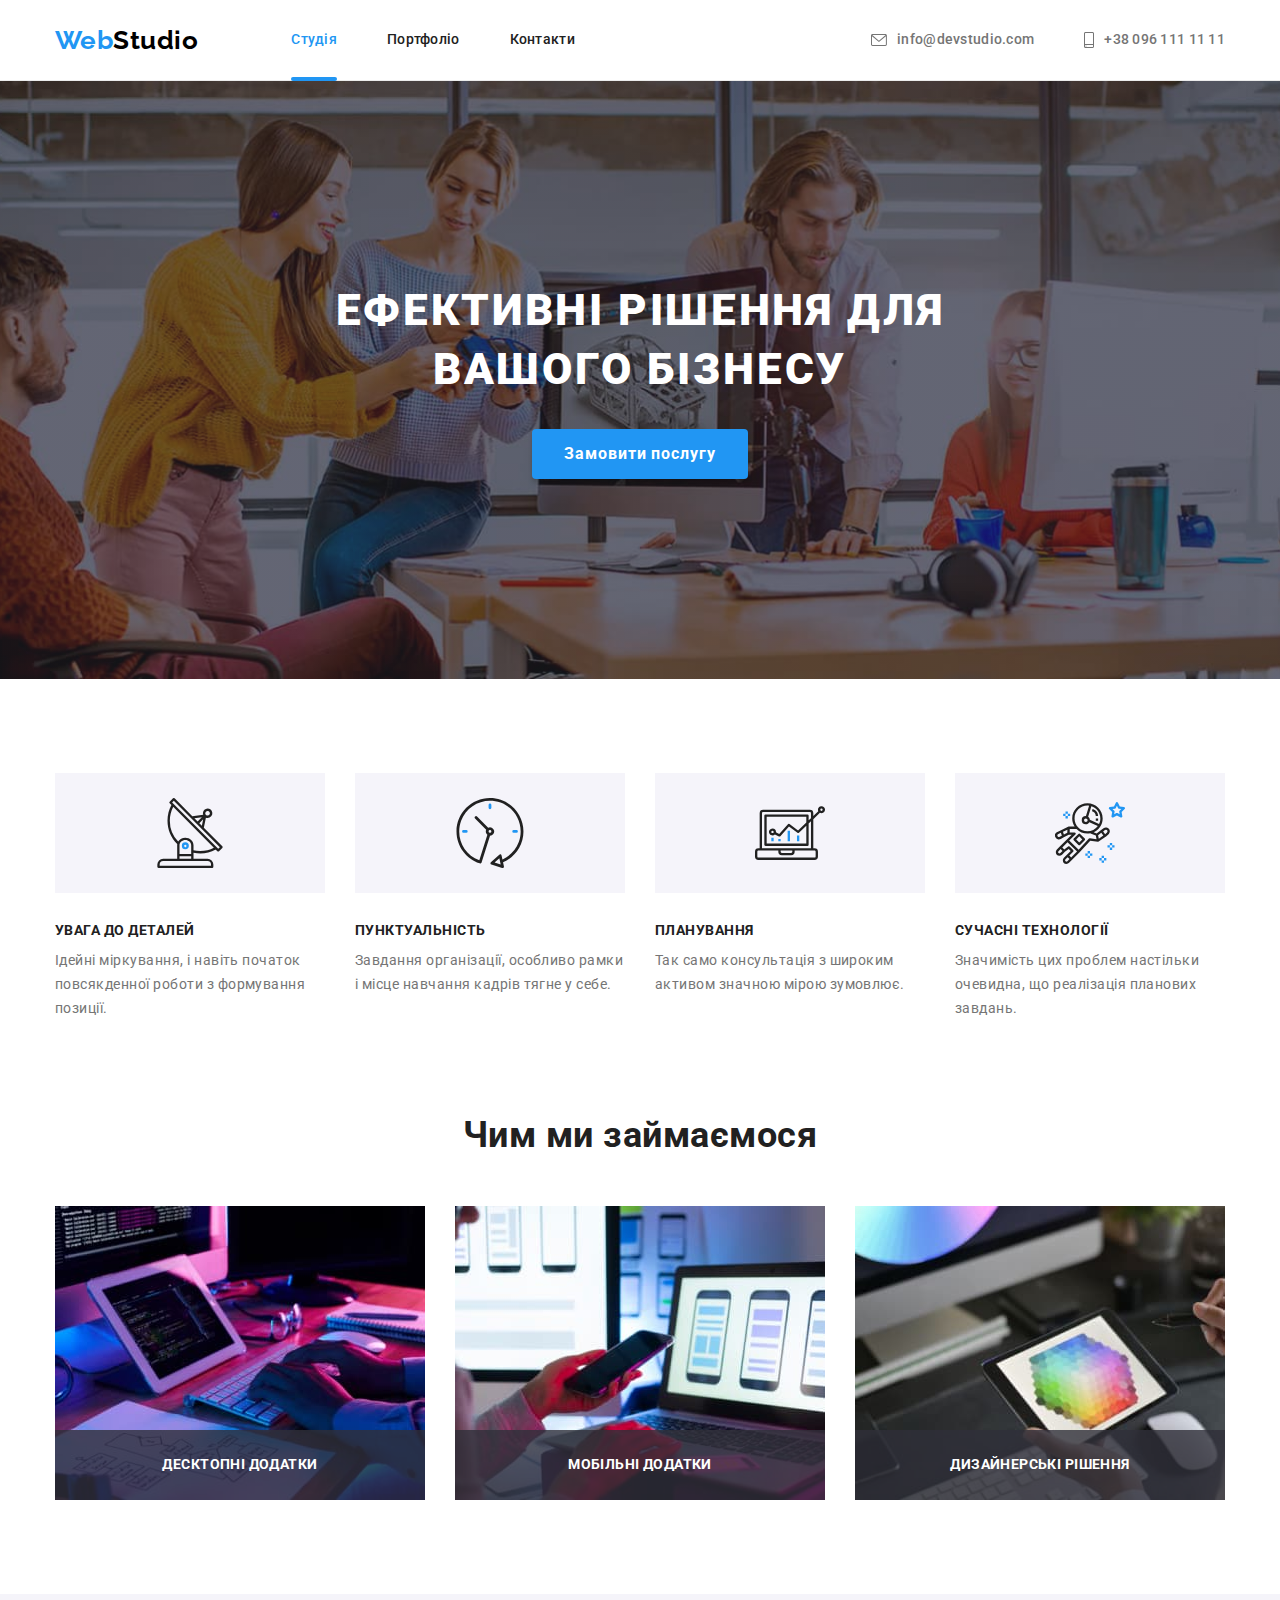
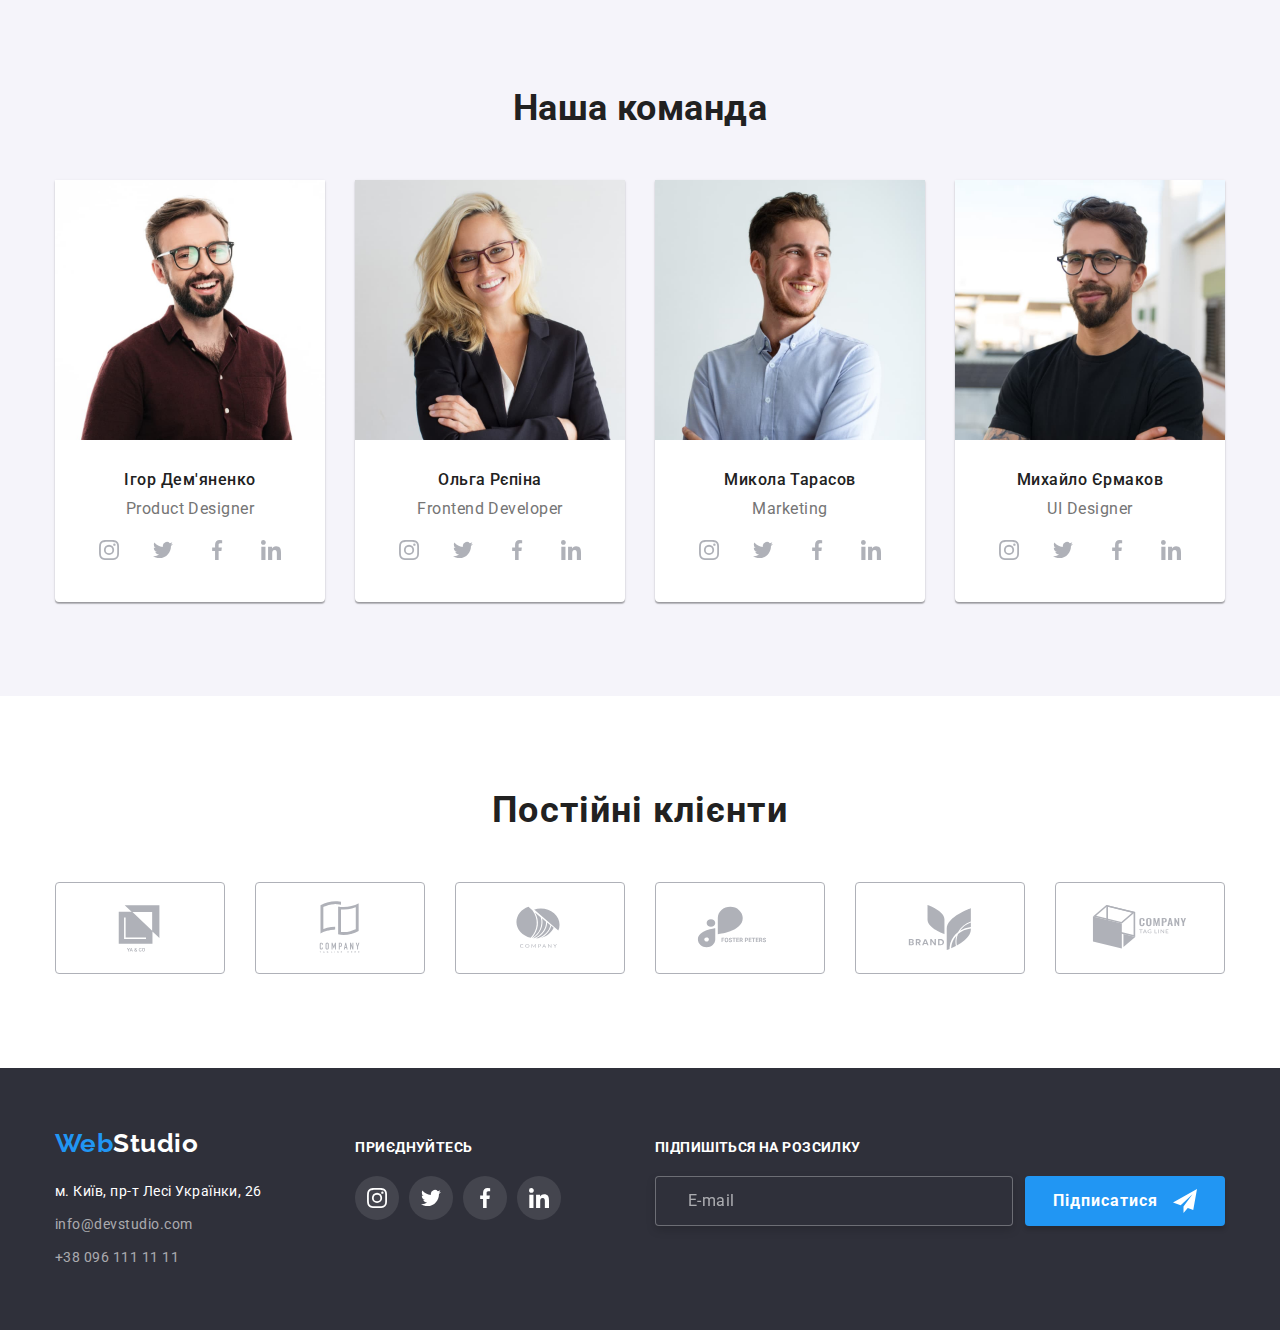
<file: index.html>
<!DOCTYPE html>
<html lang="uk">
  <head>
    <meta charset="UTF-8" />
    <meta http-equiv="X-UA-Compatible" content="IE=edge" />
    <meta
      name="viewport"
      content="width=device-width, initial-scale=1.0" />
    <title>WebStudio</title>
    <link rel="preconnect" href="https://fonts.googleapis.com" />
    <link
      rel="preconnect"
      href="https://fonts.gstatic.com"
      crossorigin />
    <link
      href="https://fonts.googleapis.com/css2?family=Raleway:wght@700&family=Roboto:wght@400;500;700;900&display=swap"
      rel="stylesheet" />
    <link
      rel="stylesheet"
      href="https://cdn.jsdelivr.net/npm/modern-normalize@1.1.0/modern-normalize.min.css" />
    <link rel="stylesheet" href="./css/reset.css" />
    <link rel="stylesheet" href="./css/styles.css" />
  </head>

  <body>
    <header class="header">
      <div class="container head">
        <a href="./index.html" class="link-logo link">
          <span class="logo">Web</span>Studio</a
        >
        <nav class="nav">
          <ul class="navigation">
            <li class="nav-list">
              <a
                href="./index.html"
                class="link nav-link active-page">
                Студія
              </a>
            </li>
            <li class="nav-list">
              <a href="./portfolio.html" class="link nav-link">
                Портфоліо
              </a>
            </li>
            <li class="nav-list">
              <a href="" class="link nav-link"> Контакти</a>
            </li>
          </ul>
        </nav>
        <ul class="list-style header-contacts">
          <li class="contact">
            <a href="mailto:info@devstudio.com" class="link-header"
              ><svg class="icon-header" width="16" height="12">
                <use href="./images/icons.svg#icon-envelope"></use>
              </svg>
              info@devstudio.com
            </a>
          </li>
          <li class="contact">
            <a href="tel:+380961111111" class="link-header"
              ><svg class="icon-header" width="10" height="16">
                <use href="./images/icons.svg#icon-smartphone"></use>
              </svg>
              +38 096 111 11 11</a
            >
          </li>
        </ul>
      </div>
    </header>
    <main>
      <!--blok-hero -->
      <section class="hero">
        <div class="container">
          <h1 class="hero-title">
            Ефективні рішення для вашого бізнесу
          </h1>
          <button data-modal-open class="button" type="button">
            Замовити послугу
          </button>
        </div>
      </section>
      <!--section1-->
      <section class="section">
        <div class="container">
          <h2 class="title visually-hidden">Наші особливості</h2>
          <ul class="list-style first-section">
            <li class="benefits">
              <div class="benefits-icon">
                <svg class="icon" width="70" height="70">
                  <use href="./images/icons.svg#icon-antenna"></use>
                </svg>
              </div>
              <h3 class="titles">УВАГА ДО ДЕТАЛЕЙ</h3>
              <p class="text">
                Ідейні міркування, і навіть початок повсякденної
                роботи з формування позиції.
              </p>
            </li>
            <li class="benefits">
              <div class="benefits-icon">
                <svg class="icon" width="70" height="70">
                  <use href="./images/icons.svg#icon-clock"></use>
                </svg>
              </div>
              <h3 class="titles">ПУНКТУАЛЬНІСТЬ</h3>
              <p class="text">
                Завдання організації, особливо рамки і місце навчання
                кадрів тягне у себе.
              </p>
            </li>
            <li class="benefits">
              <div class="benefits-icon">
                <svg class="icon" width="70" height="70">
                  <use href="./images/icons.svg#icon-diagram"></use>
                </svg>
              </div>
              <h3 class="titles">ПЛАНУВАННЯ</h3>
              <p class="text">
                Так само консультація з широким активом значною мірою
                зумовлює.
              </p>
            </li>
            <li class="benefits">
              <div class="benefits-icon">
                <svg class="icon" width="70" height="70">
                  <use href="./images/icons.svg#icon-astronaut"></use>
                </svg>
              </div>
              <h3 class="titles">СУЧАСНІ ТЕХНОЛОГІЇ</h3>
              <p class="text">
                Значимість цих проблем настільки очевидна, що
                реалізація планових завдань.
              </p>
            </li>
          </ul>
        </div>
      </section>
      <!--section2-->
      <section class="about section">
        <div class="container">
          <h2 class="title">Чим ми займаємося</h2>
          <ul class="list-style photo-cards">
            <li>
              <div class="images-about">
                <img
                  src="./images/img-1.jpg"
                  alt="зображеня-1"
                  width="370"
                  height="294" />
                <p class="text-about">Десктопні додатки</p>
              </div>
            </li>
            <li>
              <div class="images-about">
                <img
                  src="./images/img-2.jpg"
                  alt="зображеня-2"
                  width="370"
                  height="294" />
                <p class="text-about">Мобільні додатки</p>
              </div>
            </li>
            <li>
              <div class="images-about">
                <img
                  src="./images/img-3.jpg"
                  alt="зображеня-3"
                  width="370"
                  height="294" />
                <p class="text-about">Дизайнерські рішення</p>
              </div>
            </li>
          </ul>
        </div>
      </section>
      <!--section3-->
      <section class="backgrond section section">
        <div class="container team">
          <h2 class="title">Наша команда</h2>
          <ul class="list-style teams-card">
            <li class="team-elements">
              <img
                src="./images/igor.jpg"
                alt="igor"
                width="270"
                height="260" />
              <div class="internal">
                <h3 class="titles-team">Ігор Дем'яненко</h3>
                <p lang="en" class="profession">Product Designer</p>
                <ul class="list-style team-contact">
                  <li class="icons-team">
                    <a class="team-link" href="">
                      <svg class="svg-team" width="20" height="20">
                        <use
                          href="./images/icons.svg#icon-instagram"></use>
                      </svg>
                    </a>
                  </li>
                  <li class="icons-team">
                    <a class="team-link" href="">
                      <svg class="svg-team" width="20" height="20">
                        <use
                          href="./images/icons.svg#icon-twitter"></use>
                      </svg>
                    </a>
                  </li>
                  <li class="icons-team">
                    <a class="team-link" href="">
                      <svg class="svg-team" width="20" height="20">
                        <use
                          href="./images/icons.svg#icon-facebook"></use>
                      </svg>
                    </a>
                  </li>
                  <li class="icons-team">
                    <a class="team-link" href="">
                      <svg class="svg-team" width="20" height="20">
                        <use
                          href="./images/icons.svg#icon-linkedin"></use>
                      </svg>
                    </a>
                  </li>
                </ul>
              </div>
            </li>
            <li class="team-elements">
              <img
                src="./images/olga.jpg"
                alt="olga"
                width="270"
                height="260" />
              <div class="internal">
                <h3 class="titles-team">Ольга Рєпіна</h3>
                <p lang="en" class="profession">Frontend Developer</p>
                <ul class="list-style team-contact">
                  <li class="icons-team">
                    <a class="team-link" href="">
                      <svg class="svg-team" width="20" height="20">
                        <use
                          href="./images/icons.svg#icon-instagram"></use>
                      </svg>
                    </a>
                  </li>
                  <li class="icons-team">
                    <a class="team-link" href="">
                      <svg class="svg-team" width="20" height="20">
                        <use
                          href="./images/icons.svg#icon-twitter"></use>
                      </svg>
                    </a>
                  </li>
                  <li class="icons-team">
                    <a class="team-link" href="">
                      <svg class="svg-team" width="20" height="20">
                        <use
                          href="./images/icons.svg#icon-facebook"></use>
                      </svg>
                    </a>
                  </li>
                  <li class="icons-team">
                    <a class="team-link" href="">
                      <svg class="svg-team" width="20" height="20">
                        <use
                          href="./images/icons.svg#icon-linkedin"></use>
                      </svg>
                    </a>
                  </li>
                </ul>
              </div>
            </li>
            <li class="team-elements">
              <img
                src="./images/mykola.jpg"
                alt="mykola"
                width="270"
                height="260" />
              <div class="internal">
                <h3 class="titles-team">Микола Тарасов</h3>
                <p lang="en" class="profession">Marketing</p>
                <ul class="list-style team-contact">
                  <li class="icons-team">
                    <a class="team-link" href="">
                      <svg class="svg-team" width="20" height="20">
                        <use
                          href="./images/icons.svg#icon-instagram"></use>
                      </svg>
                    </a>
                  </li>
                  <li class="icons-team">
                    <a class="team-link" href="">
                      <svg class="svg-team" width="20" height="20">
                        <use
                          href="./images/icons.svg#icon-twitter"></use>
                      </svg>
                    </a>
                  </li>
                  <li class="icons-team">
                    <a class="team-link" href="">
                      <svg class="svg-team" width="20" height="20">
                        <use
                          href="./images/icons.svg#icon-facebook"></use>
                      </svg>
                    </a>
                  </li>
                  <li class="icons-team">
                    <a class="team-link" href="">
                      <svg class="svg-team" width="20" height="20">
                        <use
                          href="./images/icons.svg#icon-linkedin"></use>
                      </svg>
                    </a>
                  </li>
                </ul>
              </div>
            </li>
            <li class="team-elements">
              <img
                src="./images/myhailo.jpg"
                alt="myhailo"
                width="270"
                height="260" />
              <div class="internal">
                <h3 class="titles-team">Михайло Єрмаков</h3>
                <p lang="en" class="profession">UI Designer</p>
                <ul class="list-style team-contact">
                  <li class="icons-team">
                    <a class="team-link" href="">
                      <svg class="svg-team" width="20" height="20">
                        <use
                          href="./images/icons.svg#icon-instagram"></use>
                      </svg>
                    </a>
                  </li>
                  <li class="icons-team">
                    <a class="team-link" href="">
                      <svg class="svg-team" width="20" height="20">
                        <use
                          href="./images/icons.svg#icon-twitter"></use>
                      </svg>
                    </a>
                  </li>
                  <li class="icons-team">
                    <a class="team-link" href="">
                      <svg class="svg-team" width="20" height="20">
                        <use
                          href="./images/icons.svg#icon-facebook"></use>
                      </svg>
                    </a>
                  </li>
                  <li class="icons-team">
                    <a class="team-link" href="">
                      <svg class="svg-team" width="20" height="20">
                        <use
                          href="./images/icons.svg#icon-linkedin"></use>
                      </svg>
                    </a>
                  </li>
                </ul>
              </div>
            </li>
          </ul>
        </div>
      </section>

      <section class="clients section">
        <div class="container">
          <h3 class="client">Постійні клієнти</h3>
          <ul class="list-style icons-client">
            <li class="icon-client">
              <a href="" class="link link-client">
                <svg class="icon-clients" width="106" height="60">
                  <use href="./images/icons.svg#icon-client1"></use>
                </svg>
              </a>
            </li>
            <li class="icon-client">
              <a href="" class="link link-client">
                <svg class="icon-clients" width="106" height="60">
                  <use href="./images/icons.svg#icon-client2"></use>
                </svg>
              </a>
            </li>
            <li class="icon-client">
              <a href="" class="link link-client">
                <svg class="icon-clients" width="106" height="60">
                  <use href="./images/icons.svg#icon-client3"></use>
                </svg>
              </a>
            </li>
            <li class="icon-client">
              <a href="" class="link link-client">
                <svg class="icon-clients" width="106" height="60">
                  <use href="./images/icons.svg#icon-client4"></use>
                </svg>
              </a>
            </li>
            <li class="icon-client">
              <a href="" class="link link-client">
                <svg class="icon-clients" width="106" height="60">
                  <use href="./images/icons.svg#icon-client5"></use>
                </svg>
              </a>
            </li>
            <li class="icon-client">
              <a href="" class="link link-client">
                <svg class="icon-clients" width="106" height="60">
                  <use href="./images/icons.svg#icon-client6"></use>
                </svg>
              </a>
            </li>
          </ul>
        </div>
      </section>
    </main>
    <footer class="footer">
      <div class="container">
        <div class="style-footer">
          <div>
            <a href="./index.html" class="footer-link link">
              <span class="logo"> Web</span>Studio</a
            >
            <address class="address">
              <ul class="footer-styles">
                <li class="footer-links">
                  <a
                    class="address-link"
                    href="https://goo.gl/maps/CPtrU1FHBa2aNyZL9"
                    target="_blank"
                    rel="noopener noreferrer nofollow"
                    class="link"
                    >м. Київ, пр-т Лесі Українки, 26</a
                  >
                </li>
                <li class="footer-links">
                  <a
                    href="mailto:info@devstudio.com"
                    class="mailto-link link"
                    >info@devstudio.com</a
                  >
                </li>
                <li class="footer-links">
                  <a href="tel:+380961111111" class="tel-link link"
                    >+38 096 111 11 11</a
                  >
                </li>
              </ul>
            </address>
          </div>

          <div class="join-style">
            <h3 class="join-in">Приєднуйтесь</h3>
            <ul class="list-style join-contact">
              <li class="icons-footer">
                <a class="join-link" href="">
                  <svg class="footer-icon" width="20" height="20">
                    <use
                      href="./images/icons.svg#icon-instagram"></use>
                  </svg>
                </a>
              </li>
              <li class="icons-footer">
                <a class="join-link" href="">
                  <svg class="footer-icon" width="20" height="20">
                    <use href="./images/icons.svg#icon-twitter"></use>
                  </svg>
                </a>
              </li>
              <li class="icons-footer">
                <a class="join-link" href="">
                  <svg class="footer-icon" width="20" height="20">
                    <use
                      href="./images/icons.svg#icon-facebook"></use>
                  </svg>
                </a>
              </li>
              <li class="icons-footer">
                <a class="join-link" href="">
                  <svg class="footer-icon" width="20" height="20">
                    <use
                      href="./images/icons.svg#icon-linkedin"></use>
                  </svg>
                </a>
              </li>
            </ul>
          </div>

          <form class="footer-form-container">
            <p class="title-form-footer">Підпишіться на розсилку</p>
            <div class="input-footer">
              <label>
                <input
                  type="email"
                  name="email"
                  placeholder="E-mail"
                  class="footer-form"
                  required />
              </label>
              <button type="submit" class="footer-button">
                Підписатися
                <svg width="24" height="24" class="icon-form-footer">
                  <use href="./images/icons.svg#icon-icon-send"></use>
                </svg>
              </button>
            </div>
          </form>
        </div>
      </div>
    </footer>
    <div data-modal class="backdrop is-hidden">
      <div class="modal">
        <button data-modal-close class="modal-button">
          <svg class="icon-close-button" width="11" height="11">
            <use href="./images/icons.svg#icon-close-black"></use>
          </svg>
        </button>
        <p class="modal-title">
          Залиште свої дані, ми вам передзвонимо
        </p>
        <form class="modal-form">
        <div class="input-modal form-name">
          <label class="label" for="name">Ім'я</label>
          <div class="position">
            <input
              class="input-modal-form"
              type="text"
              name="name"
              id="name"
              required />
            <svg class="icon-form" width="24" height="24">
              <use href="./images/icons.svg#icon-person-black"></use>
            </svg>
          </div>
        </div>
        <div class="input-modal form-tel">
          <label class="label" for="tel">Телефон</label>
          <div class="position">
            <input
              class="input-modal-form"
              type="tel"
              name="tel"
              id="tel"
              required />
            <svg class="icon-form" width="12" height="12">
              <use href="./images/icons.svg#icon-phone-black"></use>
            </svg>
          </div>
        </div>
        <div class="input-modal form-email">
          <label class="label" for="email">Пошта</label>
          <div class="position">
            <input
              class="input-modal-form"
              type="email"
              name="email"
              id="email"
              required />
            <svg class="icon-form" width="12" height="12">
              <use href="./images/icons.svg#icon-email-black"></use>
            </svg>
          </div>
        </div>
        <div class="input-modal fornm-comment">
          <label>Коментар<textarea
              class="input-modal-form comment"
              name="comment"
              placeholder="Введіть текст"></textarea>
          </label>
        </div>
        <div class="checkbox">
          <label class="title-checkbox"><input
              class="checkbox-item visually-hidden"
              type="checkbox"
              name="agree" /><span class="checkbox-icon"></span>
            Погоджуюся з розсилкою та приймаю<a
              href=""
              class="modal-link">
              Умови договору</a></label>
          <button type="submit" class="send-button">
            Відправити
          </button>
          </form>
        </div>
      </div>
    </div>
    <script src="./js/modal.js"></script>
  </body>
</html>
</file>
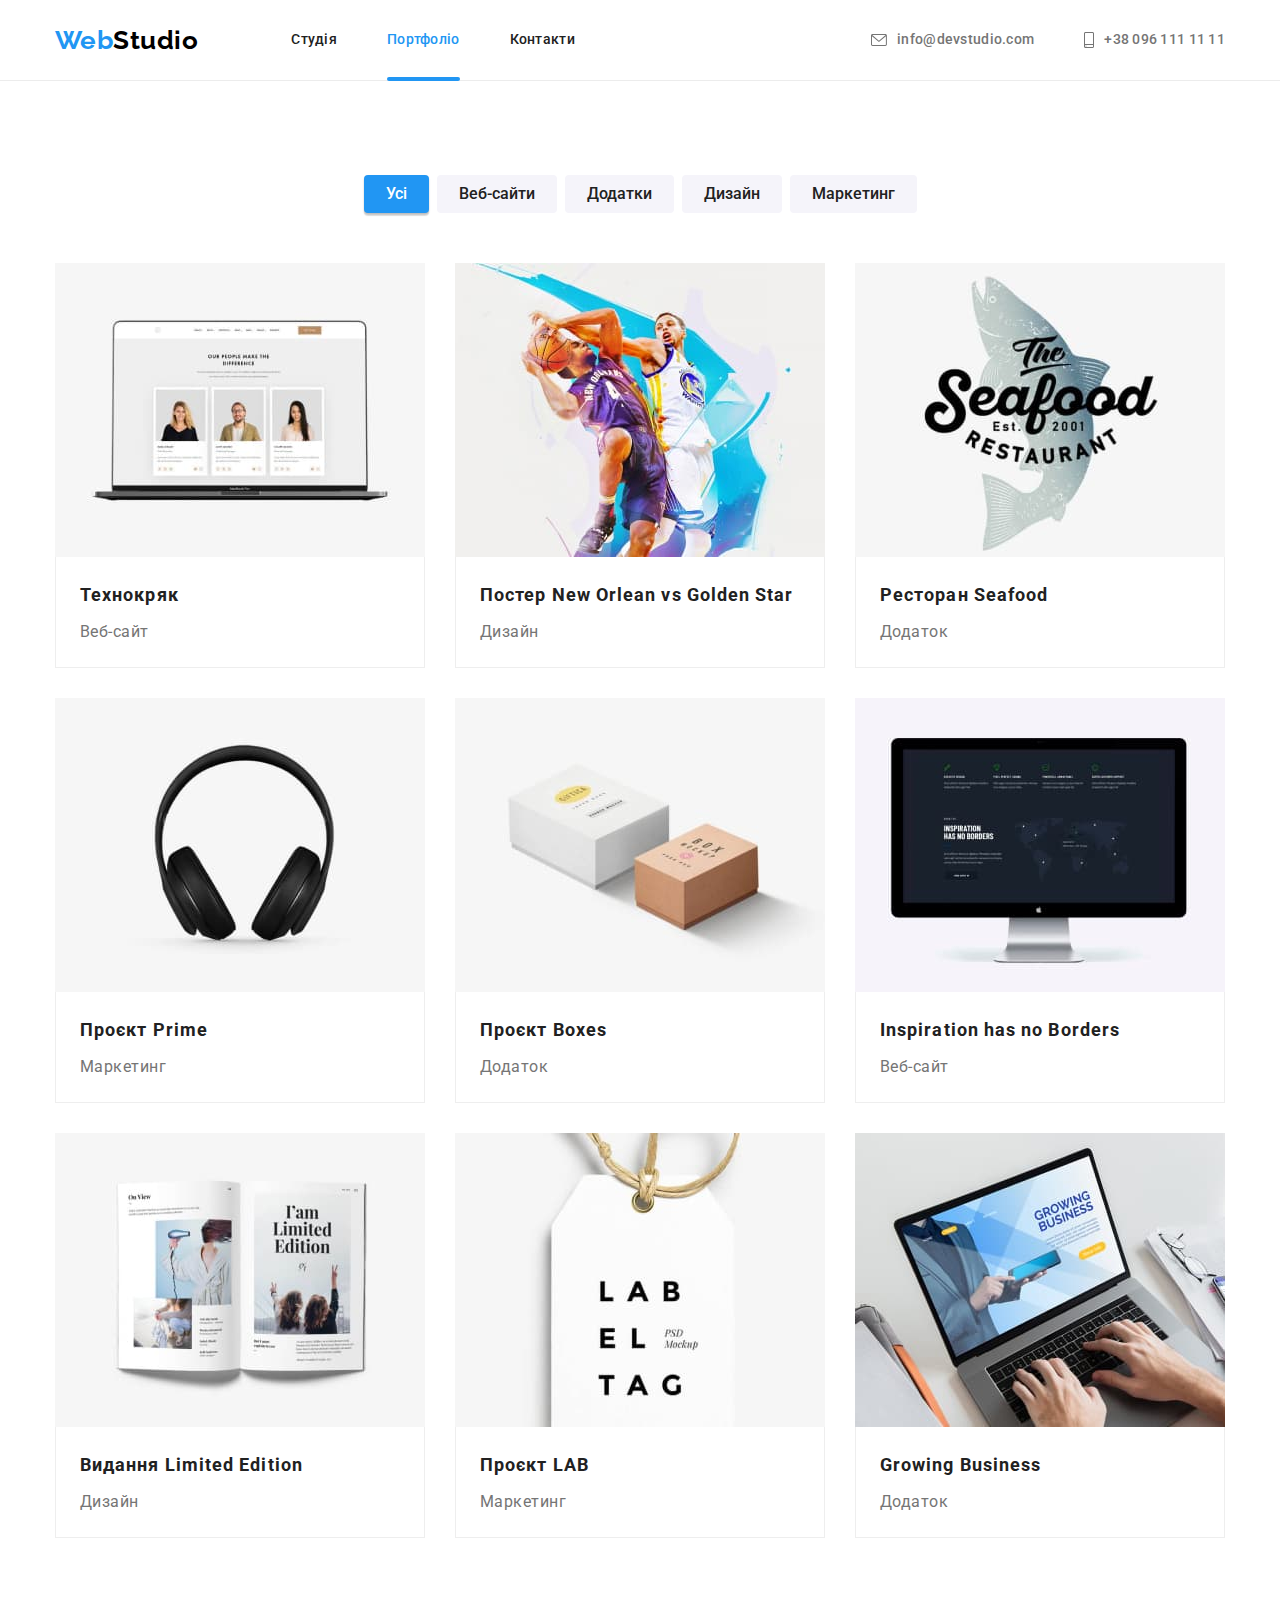
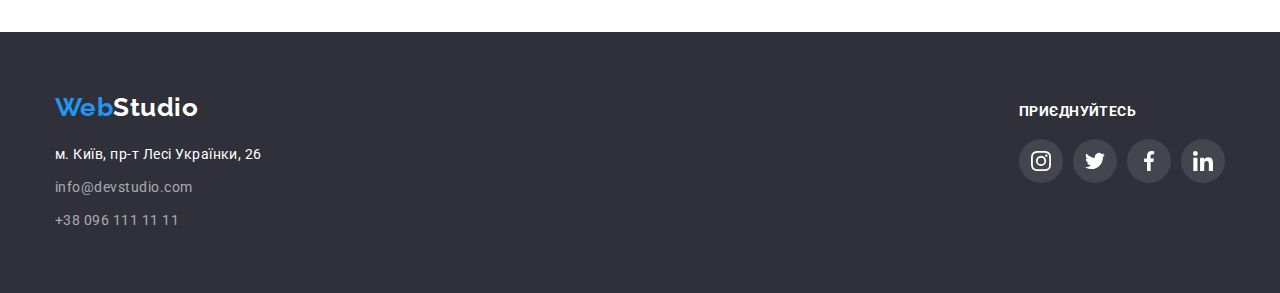
<file: portfolio.html>
<!DOCTYPE html>
<html lang="uk">
  <head>
    <meta charset="UTF-8" />
    <meta http-equiv="X-UA-Compatible" content="IE=edge" />
    <meta
      name="viewport"
      content="width=device-width, initial-scale=1.0"
    />
    <title>Portfolio</title>
    <link rel="preconnect" href="https://fonts.googleapis.com" />
    <link
      rel="preconnect"
      href="https://fonts.gstatic.com"
      crossorigin
    />
    <link
      href="https://fonts.googleapis.com/css2?family=Raleway:wght@700&family=Roboto:wght@400;500;700;900&display=swap"
      rel="stylesheet"
    />
    <link
      rel="stylesheet"
      href="https://cdn.jsdelivr.net/npm/modern-normalize@1.1.0/modern-normalize.min.css"
    />
    <link rel="stylesheet" href="./css/reset.css" />
    <link rel="stylesheet" href="./css/styles.css" />
  </head>

  <body>
    <header class="header">
      <div class="container head">
        <a href="./index.html" class="link-logo link">
          <span class="logo">Web</span>Studio</a
        >
        <nav class="nav">
          <ul class="list-style navigation">
            <li class="nav-list">
              <a href="./index.html" class="link nav-link">
                Студія
              </a>
            </li>
            <li class="nav-list">
              <a
                href="./portfolio.html"
                class="link nav-link active-page"
              >
                Портфоліо
              </a>
            </li>
            <li class="nav-list">
              <a href="" class="link nav-link"> Контакти</a>
            </li>
          </ul>
        </nav>
        <ul class="list-style header-contacts">
          <li class="contact">
            <a href="mailto:info@devstudio.com" class="link-header"
              ><svg class="icon-header" width="16" height="12">
                <use href="./images/icons.svg#icon-envelope"></use>
              </svg>
              info@devstudio.com
            </a>
          </li>
          <li class="contact">
            <a href="tel:+380961111111" class="link-header"
              ><svg class="icon-header" width="10" height="16">
                <use href="./images/icons.svg#icon-smartphone"></use>
              </svg>
              +38 096 111 11 11</a
            >
          </li>
        </ul>
      </div>
    </header>

    <main>
      <section class="section">
        <h1 class="visually-hidden">Портфоліо</h1>
        <div class="container">
          <ul class="list-style-portfolio">
            <li class="li-butttons">
              <button type="button" class="button-portfolio current">
                Усі
              </button>
            </li>
            <li class="li-butttons">
              <button type="button" class="button-portfolio">
                Веб-сайти
              </button>
            </li>
            <li class="li-butttons">
              <button type="button" class="button-portfolio">
                Додатки
              </button>
            </li>
            <li class="li-butttons">
              <button type="button" class="button-portfolio">
                Дизайн
              </button>
            </li>
            <li class="li-butttons">
              <button type="button" class="button-portfolio">
                Маркетинг
              </button>
            </li>
          </ul>

          <ul class="list-style products">
            <li class="net">
              <a href="" class="portfolio-link">
                <div class="product-tumb">
                  <img
                    src="./images/portfolio/portfolio-1.jpg"
                    alt="ноутбук"
                    width="370"
                    height="294"
                  />
                  <p class="owerlay">
                    Ресурс пропонує комплексні пропозиції з різним
                    рівнем функціоналу та сервісів. Все це дозволить
                    відвідувачу отримати вичерпні відомості про
                    компанію чи приватну особу.
                  </p>
                </div>
                <div class="cards-product">
                  <h2 class="title-portfolio">Технокряк</h2>
                  <p>Веб-сайт</p>
                </div>
              </a>
            </li>
            <li class="net">
              <a href="" class="portfolio-link">
                <div class="product-tumb">
                  <img
                    src="./images/portfolio/portfolio-2.jpg"
                    alt="дві людини"
                    width="370"
                    height="294"
                  />
                  <p class="owerlay">
                    Ресурс пропонує комплексні пропозиції з різним
                    рівнем функціоналу та сервісів. Все це дозволить
                    відвідувачу отримати вичерпні відомості про
                    компанію чи приватну особу.
                  </p>
                </div>
                <div class="cards-product">
                  <h2 class="title-portfolio">
                    Постер New Orlean vs Golden Star
                  </h2>
                  <p>Дизайн</p>
                </div>
              </a>
            </li>
            <li class="net">
              <a href="" class="portfolio-link">
                <div class="product-tumb">
                  <img
                    src="./images/portfolio/portfolio-3.jpg"
                    alt="риба"
                    width="370"
                    height="294"
                  />
                  <p class="owerlay">
                    Ресурс пропонує комплексні пропозиції з різним
                    рівнем функціоналу та сервісів. Все це дозволить
                    відвідувачу отримати вичерпні відомості про
                    компанію чи приватну особу.
                  </p>
                </div>
                <div class="cards-product">
                  <h2 class="title-portfolio">Ресторан Seafood</h2>
                  <p>Додаток</p>
                </div>
              </a>
            </li>
            <li class="net">
              <a href="" class="portfolio-link">
                <div class="product-tumb">
                  <img
                    src="./images/portfolio/portfolio-4.jpg"
                    alt="наушники"
                    width="370"
                    height="294"
                  />
                  <p class="owerlay">
                    Ресурс пропонує комплексні пропозиції з різним
                    рівнем функціоналу та сервісів. Все це дозволить
                    відвідувачу отримати вичерпні відомості про
                    компанію чи приватну особу.
                  </p>
                </div>
                <div class="cards-product">
                  <h2 class="title-portfolio">Проєкт Prime</h2>
                  <p>Маркетинг</p>
                </div>
              </a>
            </li>
            <li class="net">
              <a href="" class="portfolio-link">
                <div class="product-tumb">
                  <img
                    src="./images/portfolio/portfolio-5.jpg"
                    alt="коробки"
                    width="370"
                    height="294"
                  />
                  <p class="owerlay">
                    Ресурс пропонує комплексні пропозиції з різним
                    рівнем функціоналу та сервісів. Все це дозволить
                    відвідувачу отримати вичерпні відомості про
                    компанію чи приватну особу.
                  </p>
                </div>
                <div class="cards-product">
                  <h2 class="title-portfolio">Проєкт Boxes</h2>
                  <p>Додаток</p>
                </div>
              </a>
            </li>
            <li class="net">
              <a href="" class="portfolio-link">
                <div class="product-tumb">
                  <img
                    src="./images/portfolio/portfolio-6.jpg"
                    alt="монітор"
                    width="370"
                    height="294"
                  />
                  <p class="owerlay">
                    Ресурс пропонує комплексні пропозиції з різним
                    рівнем функціоналу та сервісів. Все це дозволить
                    відвідувачу отримати вичерпні відомості про
                    компанію чи приватну особу.
                  </p>
                </div>
                <div class="cards-product">
                  <h2 lang="en" class="title-portfolio">
                    Inspiration has no Borders
                  </h2>
                  <p>Веб-сайт</p>
                </div>
              </a>
            </li>
            <li class="net">
              <a href="" class="portfolio-link">
                <div class="product-tumb">
                  <img
                    src="./images/portfolio/portfolio-7.jpg"
                    alt="книга"
                    width="370"
                    height="294"
                  />
                  <p class="owerlay">
                    Ресурс пропонує комплексні пропозиції з різним
                    рівнем функціоналу та сервісів. Все це дозволить
                    відвідувачу отримати вичерпні відомості про
                    компанію чи приватну особу.
                  </p>
                </div>
                <div class="cards-product">
                  <h2 lang="en" class="title-portfolio">
                    Видання Limited Edition
                  </h2>
                  <p>Дизайн</p>
                </div>
              </a>
            </li>
            <li class="net">
              <a href="" class="portfolio-link">
                <div class="product-tumb">
                  <img
                    class="img"
                    src="./images/portfolio/portfolio-8.jpg"
                    alt="ярлик"
                    width="370"
                    height="294"
                  />
                  <p class="owerlay">
                    Ресурс пропонує комплексні пропозиції з різним
                    рівнем функціоналу та сервісів. Все це дозволить
                    відвідувачу отримати вичерпні відомості про
                    компанію чи приватну особу.
                  </p>
                </div>
                <div class="cards-product">
                  <h2 class="title-portfolio">Проєкт LAB</h2>
                  <p>Маркетинг</p>
                </div>
              </a>
            </li>
            <li class="net">
              <a href="" class="portfolio-link">
                <div class="product-tumb">
                  <img
                    src="./images/portfolio/portfolio-9.jpg"
                    alt="друкує на ноутбуці"
                    width="370"
                    height="294"
                  />
                  <p class="owerlay">
                    Ресурс пропонує комплексні пропозиції з різним
                    рівнем функціоналу та сервісів. Все це дозволить
                    відвідувачу отримати вичерпні відомості про
                    компанію чи приватну особу.
                  </p>
                </div>
                <div class="cards-product">
                  <h2 lang="en" class="title-portfolio">
                    Growing Business
                  </h2>
                  <p>Додаток</p>
                </div>
              </a>
            </li>
          </ul>
        </div>
      </section>
    </main>
    <footer class="footer">
      <div class="container">
        <div class="style-footer">
          <div>
            <a href="./index.html" class="footer-link link">
              <span class="logo"> Web</span>Studio</a
            >
            <address class="address">
              <ul class="footer-styles">
                <li class="footer-links">
                  <a class="address-link"
                    href="https://goo.gl/maps/CPtrU1FHBa2aNyZL9"
                    target="_blank"
                    rel="noopener noreferrer nofollow"
                    class="link"
                    >м. Київ, пр-т Лесі Українки, 26</a
                  >
                </li>
                <li class="footer-links">
                  <a
                    href="mailto:info@devstudio.com"
                    class="mailto-link link"
                    >info@devstudio.com</a
                  >
                </li>
                <li class="footer-links">
                  <a href="tel:+380961111111" class="tel-link link"
                    >+38 096 111 11 11</a
                  >
                </li>
              </ul>
            </address>
          </div>

          <div class="join-style">
            <h3 class="join-in">Приєднуйтесь</h3>
            <ul class="list-style join-contact">
              <li class="icons-footer">
                <a class="join-link" href="">
                  <svg class="footer-icon" width="20" height="20">
                    <use
                      href="./images/icons.svg#icon-instagram"
                    ></use>
                  </svg>
                </a>
              </li>
              <li class="icons-footer">
                <a class="join-link" href="">
                  <svg class="footer-icon" width="20" height="20">
                    <use href="./images/icons.svg#icon-twitter"></use>
                  </svg>
                </a>
              </li>
              <li class="icons-footer">
                <a class="join-link" href="">
                  <svg class="footer-icon" width="20" height="20">
                    <use
                      href="./images/icons.svg#icon-facebook"
                    ></use>
                  </svg>
                </a>
              </li>
              <li class="icons-footer">
                <a class="join-link" href="">
                  <svg class="footer-icon" width="20" height="20">
                    <use
                      href="./images/icons.svg#icon-linkedin"
                    ></use>
                  </svg>
                </a>
              </li>
            </ul>
          </div>
        </div>
      </div>
    </footer>
  </body>
</html>
</file>
<file: css/styles.css>
:root {
  --primary-text-color: #757575;
  --title-text-color: #212121;
  --accent-color: #2196f3;
  --second-background-color: #2f303a;
  --first-boby-color: #f5f5f5;
  --second-body-color: #f5f4fa;
  --white-color: #ffffff;
  --black-color: #000000;
  --column-gap: 30px;
  --margin-none: 0px;
  --icons-color: #afb1b8;
}
body {
  font-family: "Roboto", sans-serif;
  color: var(--primary-text-color);
  background-color: var(--white-color);
  letter-spacing: 0.03em;
}

.header {
  background-color: var(--white-color);
  font-weight: 500;
  border-bottom: solid 1px #ececec;
}
.head {
  display: flex;
}
.container {
  width: 1200px;
  padding-left: 15px;
  padding-right: 15px;
  align-items: center;
  margin-left: auto;
  margin-right: auto;
}

.section {
  padding-top: 94px;
  padding-bottom: 94px;
}
.link-header {
  display: flex;
  align-items: center;
  text-decoration: none;
  color: var(--primary-text-color);
  font-size: 14px;
  line-height: 1.14;
  letter-spacing: 0.02em;
  font-weight: 500;
  transition: color 250ms cubic-bezier(0.4, 0, 0.2, 1);
}
.header-contacts {
  display: flex;
  padding: 0px;
  margin: var(--margin-none);
  margin-left: auto;
  color: var(--primary-text-color);
  fill: currentColor;
}

.contact + .contact {
  margin-left: 50px;
}
.contact {
  display: flex;
  align-items: center;
  justify-content: baseline;
}
.link-header:hover,
.link-header:focus {
  color: var(--accent-color);
  /* fill: var(--accent-color); */
}
.link {
  text-decoration: none;
  color: inherit;

  transition: color 250ms cubic-bezier(0.4, 0, 0.2, 1);
}
.nav-link {
  padding-top: 32px;
  padding-bottom: 32px;
  display: block;
}
.nav-list {
  margin-right: 50px;
  position: relative;
  text-align: center;
}
.nav-list:nth-child(3) {
  margin-right: 0;
}

.active-page::after {
  content: "";

  color: var(--accent-color);
  position: absolute;
  left: 0;
  bottom: -1px;
  display: block;
  width: 100%;
  height: 4px;
  background-color: var(--accent-color);
  border-radius: 2px;
  margin: var(--margin-none);
}
.link:hover,
.link:focus {
  color: var(--accent-color);
}
.nav-link:active {
  color: var(--accent-color);
}
.link-logo {
  margin-right: 93px;
  font-family: "Raleway", sans-serif;
  font-weight: 700;
  font-size: 26px;
  line-height: 1.19;
  color: var(--black-color);
}

.link-logo:hover,
.link-logo:focus {
  text-decoration: none;
  color: var(--black-color);
}

.icon-header {
  margin-right: 10px;
  fill: currentColor;
}
.icon-header:hover,
.icon-header:focus {
  fill: var(--accent-color);
}
.nav {
  font-weight: 500;
  font-size: 14px;
  line-height: 1.14;
  letter-spacing: 0.02em;
  color: var(--title-text-color);
}
.navigation {
  list-style: none;
  display: flex;
  padding-left: 0;
  align-items: center;
  justify-content: center;
  margin: var(--margin-none);
}
.nav-link.active-page {
  color: var(--accent-color);
}
.logo {
  color: var(--accent-color);
}
.list-style {
  list-style: none;
  padding-left: 0px;
}
.hero {
  background-image: linear-gradient(
      to right,
      rgba(47, 48, 58, 0.4),
      rgba(47, 48, 58, 0.4)
    ),
    url(../images/hero.jpg);
  background-repeat: no-repeat;
  background-size: cover;
  background-position: center;
  flex-direction: column;
  text-align: center;
  padding-top: 200px;
  padding-bottom: 200px;
  max-width: 1600px;
  margin: 0 auto;
}
.hero-title {
  color: var(--white-color);
  font-weight: 900;
  font-size: 44px;
  line-height: 1.34;
  letter-spacing: 0.06em;
  text-transform: uppercase;

  margin-left: auto;
  margin-right: auto;
  width: 696px;
}
.button {
  font-family: "Roboto", sans-serif;
  font-weight: 700;
  font-size: 16px;
  line-height: 1.88;
  letter-spacing: 0.06em;
  color: var(--white-color);
  background-color: var(--accent-color);
  box-shadow: 0px 4px 4px rgba(0, 0, 0, 0.15);
  cursor: pointer;
  border: 0;
  border-radius: 4px;
  padding: 10px 32px;
  margin-top: var(--column-gap);
  transition: background-color 250ms cubic-bezier(0.4, 0, 0.2, 1);
}
.button:hover,
.button:focus {
  background-color: #188ce8;
}
.visually-hidden {
  position: absolute;
  white-space: nowrap;
  width: 1px;
  height: 1px;
  overflow: hidden;
  border: 0;
  padding: 0;
  clip: rect(0 0 0 0);
  clip-path: inset(50%);
  margin: -1px;
}

.icon {
  display: block;
}

.benefits-icon {
  display: flex;
  justify-content: center;
  background-color: var(--second-body-color);
  margin-bottom: 30px;
  height: 120px;
  align-items: center;
}
.text {
  font-size: 14px;
  line-height: 1.71;
  margin: var(--margin-none);
}
.benefits {
  width: calc((100% - 90px) / 4);
  margin-right: 30px;
}
.benefits:nth-child(4n) {
  margin-right: 0px;
}

.first-section {
  display: flex;
  margin: var(--margin-none);
}
.about {
  padding-top: 0;
}
.photo-cards {
  display: flex;
  margin: var(--margin-none);
  column-gap: var(--column-gap);
}
.images-about {
  position: relative;
}
.text-about {
  position: absolute;
  width: 100%;
  height: 70px;
  bottom: 0;
  display: flex;
  justify-content: center;
  align-items: center;

  font-weight: 700;
  font-size: 14px;
  line-height: 1.14;
  -align: center;
  letter-spacing: 0.03em;
  text-transform: uppercase;

  color: var(--white-color);
  background-color: rgba(47, 48, 58, 0.8);
}
.backgrond {
  background-color: var(--second-body-color);
}
.titles-team {
  color: var(--title-text-color);
  font-weight: 500;
  font-size: 16px;
  line-height: 1.19;
  margin: var(--margin-none);
  margin-bottom: 10px;

  text-align: center;
}
.teams-card {
  display: flex;
  margin: var(--margin-none);
}
.team-contact {
  margin: var(--margin-none);
  display: flex;
  column-gap: 10px;
  justify-content: center;
  fill: currentColor;
  margin-top: 10px;
}

.svg-team {
  fill: currentColor;
}

.team-link {
  text-decoration: none;
  width: 44px;
  height: 44px;
  display: flex;
  align-items: center;
  justify-content: center;
  color: var(--icons-color);
  border-radius: 50%;
  transition: color 250ms cubic-bezier(0.4, 0, 0.2, 1),
    background-color 250ms cubic-bezier(0.4, 0, 0.2, 1);
}
.team-link:hover,
.team-link:focus {
  background-color: var(--accent-color);
  color: var(--white-color);
}

.team-elements {
  background-color: var(--white-color);
  border-radius: 0px 0px 4px 4px;
  width: calc((100% - 90px) / 4);
  margin-right: 30px;
  box-shadow: 0px 1px 3px rgba(0, 0, 0, 0.12),
    0px 1px 1px rgba(0, 0, 0, 0.14), 0px 2px 1px rgba(0, 0, 0, 0.2);
}
.team-elements:nth-child(4) {
  margin-right: var(--margin-none);
}
.profession {
  font-size: 16px;
  line-height: 1.19;
  margin: var(--margin-none);

  text-align: center;
}
.internal {
  padding-top: 30px;
  padding-bottom: 30px;
}
.title {
  color: var(--title-text-color);
  font-weight: 700;
  font-size: 36px;
  line-height: 1.16;
  margin: var(--margin-none);
  margin-bottom: 50px;

  text-align: center;
}
.titles {
  color: var(--title-text-color);
  font-weight: 700;
  font-size: 14px;
  line-height: 1.14;
  text-transform: uppercase;

  margin-top: var(--margin-none);
  margin-bottom: 10px;
}

.client {
  font-weight: 700;
  font-size: 36px;
  line-height: 1.16;
  text-align: center;
  letter-spacing: 0.03em;
  color: var(--title-text-color);
  margin-bottom: 50px;
}
.icon-client {
  color: var(--icons-color);
  fill: currentColor;
  width: calc((100% - 150px) / 6);
  margin-right: var(--column-gap);
}

.icon-client:nth-child(6n) {
  margin-right: 0px;
}

.icon-clients {
  fill: currentColor;
}
.link-client:hover,
.link-client:focus {
  color: var(--accent-color);
  border: 1px solid var(--accent-color);
}
.link-client {
  height: 92px;
  border: 1px solid #afb1b8;
  border-radius: 4px;
  display: flex;
  align-items: center;
  justify-content: center;

  transition: color 250ms cubic-bezier(0.4, 0, 0.2, 1),
    border 250ms cubic-bezier(0.4, 0, 0.2, 1);
}
.icons-client {
  display: flex;
}
.footer {
  background-color: var(--second-background-color);
  color: var(--white-color);
  font-size: 14px;
  line-height: 1.71;
  padding-top: 60px;
  padding-bottom: 60px;
}
.mailto-link,
.tel-link {
  text-decoration: none;
  color: rgba(255, 255, 255, 0.6);
  padding: 0px;
}
.address {
  font-style: normal;
  margin-top: 20px;
  padding: 0px;
}
.footer-link {
  font-family: "Raleway";
  font-weight: 700;
  font-size: 26px;
  line-height: 1.19;
  padding: 0px;
}
.footer-link:hover,
.footer-link:focus {
  text-decoration: none;
  color: var(--white-color);
}

.address-link:hover,
.address-link:focus {
  text-decoration: none;
  color: var(--white-color);
}

.footer-styles {
  list-style: none;
  padding: 0px;
  margin: 0px;
}

.footer-links:not(:last-child) {
  margin-bottom: 9px;
}

.join-in {
  text-transform: uppercase;
  font-weight: 700;
  font-size: 14px;
  line-height: 1.14;
  letter-spacing: 0.03em;
  color: var(--white-color);
}
.join-link {
  text-decoration: none;
  display: flex;
  align-items: center;
  justify-content: center;
  background-color: rgba(255, 255, 255, 0.1);
  border-radius: 50%;
  width: 44px;
  height: 44px;
  transition: background-color 250ms cubic-bezier(0.4, 0, 0.2, 1);
}

.footer-icon {
  fill: var(--white-color);
}

.join-contact {
  margin: var(--margin-none);
  display: flex;
  column-gap: 10px;
  justify-content: center;
  margin-top: 20px;
}

.join-link:hover,
.join-link:focus {
  background-color: var(--accent-color);
}

.style-footer {
  display: flex;
  align-items: baseline;
  justify-content: space-between;
}

/* start */

.input-footer {
  display: flex;
}
.title-form-footer {
  margin-bottom: 20px;
  font-weight: 700;
  font-size: 14px;
  line-height: 1.14;
  letter-spacing: 0.03em;
  text-transform: uppercase;
}
.footer-form {
  width: 358px;
  height: 50px;
  padding: 15px 16px;
  font-size: 16px;
  line-height: 1.25;
  letter-spacing: 0.03em;
  background-color: var(--second-background-color);
  color: rgba(255, 255, 255);
  border: 1px solid rgba(255, 255, 255, 0.3);
  filter: drop-shadow(0px 4px 4px rgba(0, 0, 0, 0.15));
  border-radius: 4px;
}

.footer-form::placeholder {
  padding-left: 16px;
  font-size: 16px;
  line-height: 1.25;
  color: rgba(255, 255, 255, 0.6);}

.footer-button {
  display: flex;
  align-items: center;
  text-align: center;
  justify-content: space-between;
  cursor: pointer;
  padding: 10px 28px;
  width: 200px;
  height: 50px;
  margin-left: 12px;
  font-weight: 700;
  font-size: 16px;
  line-height: 1.88;
  letter-spacing: 0.06em;
  color: var(--white-color);
  background-color: var(--accent-color);
  box-shadow: 0px 4px 4px rgba(0, 0, 0, 0.15);
  border-radius: 4px;
  border: 0px;
}

/* fin */
.portfolio-link {
  text-decoration: none;
  color: var(--primary-text-color);
  font-size: 16px;
  line-height: 1.87;
  margin: var(--margin-none);
  display: block;

  transition: box-shadow 250ms cubic-bezier(0.4, 0, 0.2, 1);
}

.portfolio-link:hover,
.portfolio-link:focus {
  box-shadow: 0px 1px 1px rgba(0, 0, 0, 0.12),
    0px 4px 4px rgba(0, 0, 0, 0.06), 1px 4px 6px rgba(0, 0, 0, 0.16);
}
.product-tumb {
  position: relative;
  overflow: hidden;
}
.owerlay {
  position: absolute;
  display: flex;
  width: 100%;
  height: 294px;
  align-items: center;
  padding-left: 24px;
  padding-right: 24px;
  top: 0;
  left: 0;
  transform: translateY(100%);

  font-size: 18px;
  line-height: 1.56;
  letter-spacing: 0.03em;
  color: var(--white-color);
  background-color: rgba(33, 150, 243, 0.9);
  transition: transform 250ms cubic-bezier(0.4, 0, 0.2, 1);
}

.portfolio-link:hover .owerlay,
.portfolio-link:focus .owerlay {
  transform: translateY(0);
}

.title-portfolio {
  font-weight: 700;
  font-size: 18px;
  line-height: 2;
  letter-spacing: 0.06em;
  color: var(--title-text-color);
  margin: var(--margin-none);
  margin-bottom: 4px;
}

.li-butttons + .li-butttons {
  margin-left: 8px;
}

.button-portfolio {
  font-family: "Roboto", sans-serif;
  font-weight: 500;
  font-size: 16px;
  line-height: 1.62;
  background-color: var(--second-body-color);
  color: var(--title-text-color);
  cursor: pointer;

  border-radius: 4px;
  border: 0px;
  padding: 6px 22px;

  transition: color 250ms cubic-bezier(0.4, 0, 0.2, 1),
    background-color 250ms cubic-bezier(0.4, 0, 0.2, 1),
    box-shadow 250ms cubic-bezier(0.4, 0, 0.2, 1);
}
.current {
  background-color: var(--accent-color);
  color: var(--white-color);
  box-shadow: 0px 3px 1px rgba(0, 0, 0, 0.1),
    0px 1px 2px rgba(0, 0, 0, 0.08), 0px 2px 2px rgba(0, 0, 0, 0.12);
}
.button-portfolio:hover,
.button-portfolio:focus {
  background-color: var(--accent-color);
  color: var(--white-color);
  box-shadow: 0px 3px 1px rgba(0, 0, 0, 0.1),
    0px 1px 2px rgba(0, 0, 0, 0.08), 0px 2px 2px rgba(0, 0, 0, 0.12);
}

.list-style-portfolio {
  list-style: none;

  display: flex;
  padding-left: 0px;
  justify-content: center;
  margin-bottom: var(--margin-none);
  margin-top: var(--margin-none);
}

.cards-product {
  padding: 20px 24px;
  width: 370px;
  border-bottom: 1px solid #eeeeee;
  border-left: 1px solid #eeeeee;
  border-right: 1px solid #eeeeee;
}

.products {
  margin-top: 50px;
  margin-right: calc(-1 * var(--column-gap));
  margin-bottom: calc(-1 * var(--column-gap));
  display: flex;
  flex-wrap: wrap;
}

.net {
  width: calc(100% / 3 - var(--column-gap));
  margin-right: var(--column-gap);
  margin-bottom: var(--column-gap);
}

.net:nth-child(3n) {
  margin-right: var(--margin-none);
}
.backdrop {
  position: fixed;
  top: 0;
  left: 0;
  width: 100%;
  height: 100%;
  background: rgba(0, 0, 0, 0.2);
  opacity: 1;
  transition: opasity 250ms cubic-bezier(0.4, 0, 0.2, 1),
    visibility 250ms cubic-bezier(0.4, 0, 0.2, 1);
}
.backdrop.is-hidden {
  opacity: 0;
  pointer-events: none;
  visibility: hidden;
}
.backdrop.is-hidden .modal {
  transform: translate(-50%, -50%) scale(1.25);
}
.modal {
  position: absolute;
  top: 50%;
  left: 50%;
  padding: 40px;
  transform: translate(-50%, -50%) scale(1);
  transition: transform 250ms cubic-bezier(0.4, 0, 0.2, 1);

  min-width: 528px;
  min-height: 581px;
  background: #ffffff;
  color: var(--black-color);
  box-shadow: 0px 1px 3px rgba(0, 0, 0, 0.12),
    0px 1px 1px rgba(0, 0, 0, 0.14), 0px 2px 1px rgba(0, 0, 0, 0.2);
  border-radius: 4px;
}
.modal-button {
  position: absolute;
  right: 8px;
  cursor: pointer;
  width: 30px;
  height: 30px;
  padding: var(--margin-none);
  background: var(--white-color);
  border: 1px solid rgba(0, 0, 0, 0.1);
  border-radius: 50%;
  color: var(--black-color);
  fill: currentColor;
}

/* start2 */
.modal-title {
  margin-bottom: 12px;
  text-align: center;
  font-weight: 700;
  font-size: 20px;
  line-height: 1.15;
  letter-spacing: 0.03em;
}
.input-modal {
  display: flex;
  flex-direction: column;
  position: relative;
  margin-bottom: 10px;
  font-size: 12px;
  line-height: 1.66;
  letter-spacing: 0.01em;
  color: var(--primary-text-color);

  transition: fill 250ms cubic-bezier(0.4, 0, 0.2, 1);
}
.input-modal-form {
  display: block;
  width: 100%;
  resize: none;
  border: 1px solid rgba(33, 33, 33, 0.2);
  border-radius: 4px;
  height: 40px;
  padding: 12px 42px;
  fill: currentColor;

  transition: border 250ms cubic-bezier(0.4, 0, 0.2, 1);
}

.input-modal-form:focus {
  border: 1px solid var(--accent-color);
  outline: none;
}
.input-modal:hover,
.input-modal:focus-within {
  fill: var(--accent-color);
}

.comment {
  margin-top: 4px;
  padding-left: 16px;
  resize: none;
  width: 100%;
  height: 120px;
  color: rgba(117, 117, 117, 0.5);
}
.fornm-comment {
  margin-bottom: 20px;
}
.send-button {
  width: 200px;
  height: 50px;
  padding: 0;
  background-color: var(--accent-color);
  box-shadow: 0px 4px 4px rgba(0, 0, 0, 0.15);
  border-radius: 4px;
  border: none;
  font-weight: 700;
  font-size: 16px;
  line-height: 1.88;
  text-align: center;
  letter-spacing: 0.06em;
  color: var(--white-color);
  cursor: pointer;
  transition: background-color 250ms cubic-bezier(0.4, 0, 0.2, 1);
}
.send-button:hover,
.send-button:focus {
  background: #188ce8;
}
.title-checkbox {
  display: block;
  margin-left: 8px;
  font-size: 14px;
  line-height: 1.71;
  letter-spacing: 0.03em;
  color: var(--primary-text-color);
  margin-bottom: 30px;
}
.checkbox {
  position: relative;
  display: flex;
  flex-direction: column;
  align-items: center;
}
.modal-link {
  font-size: 14px;
  line-height: 1.71;
  letter-spacing: 0.03em;
  color: var(--accent-color);
}
.modal-link:hover {
  text-decoration: none;
}
.icon-form {
  position: absolute;
  top: 50%;
  left: 12px;
  transform: translateY(-50%);
  width: 18px;
  height: 18px;
  transition: fill 250ms cubic-bezier(0.4, 0, 0.2, 1);
}
.checkbox-icon {
  display: inline-block;
  position: absolute;
  top: 5px;
  left: 14px;
  width: 16px;
  height: 15px;
  border: 2px solid var(--title-text-color);
  border-radius: 2px;
  transition: background-color 250ms cubic-bezier(0.4, 0, 0.2, 1);
}
.checkbox-item:checked + .checkbox-icon {
  background-color: var(--accent-color);
  background-image: url(../images/icon\ check.svg);
  background-size: contain;
  background-origin: border-box;
  border-color: var(--accent-color);
}
.checkbox-item:focus + .checkbox-icon {
  border-color: var(--accent-color);
}
.position {
  position: relative;
}
.label {
  font-size: 12px;
  line-height: 1.16;
  letter-spacing: 0.01em;
  margin-bottom: 4px;
}
/* fin2 */
</file>
